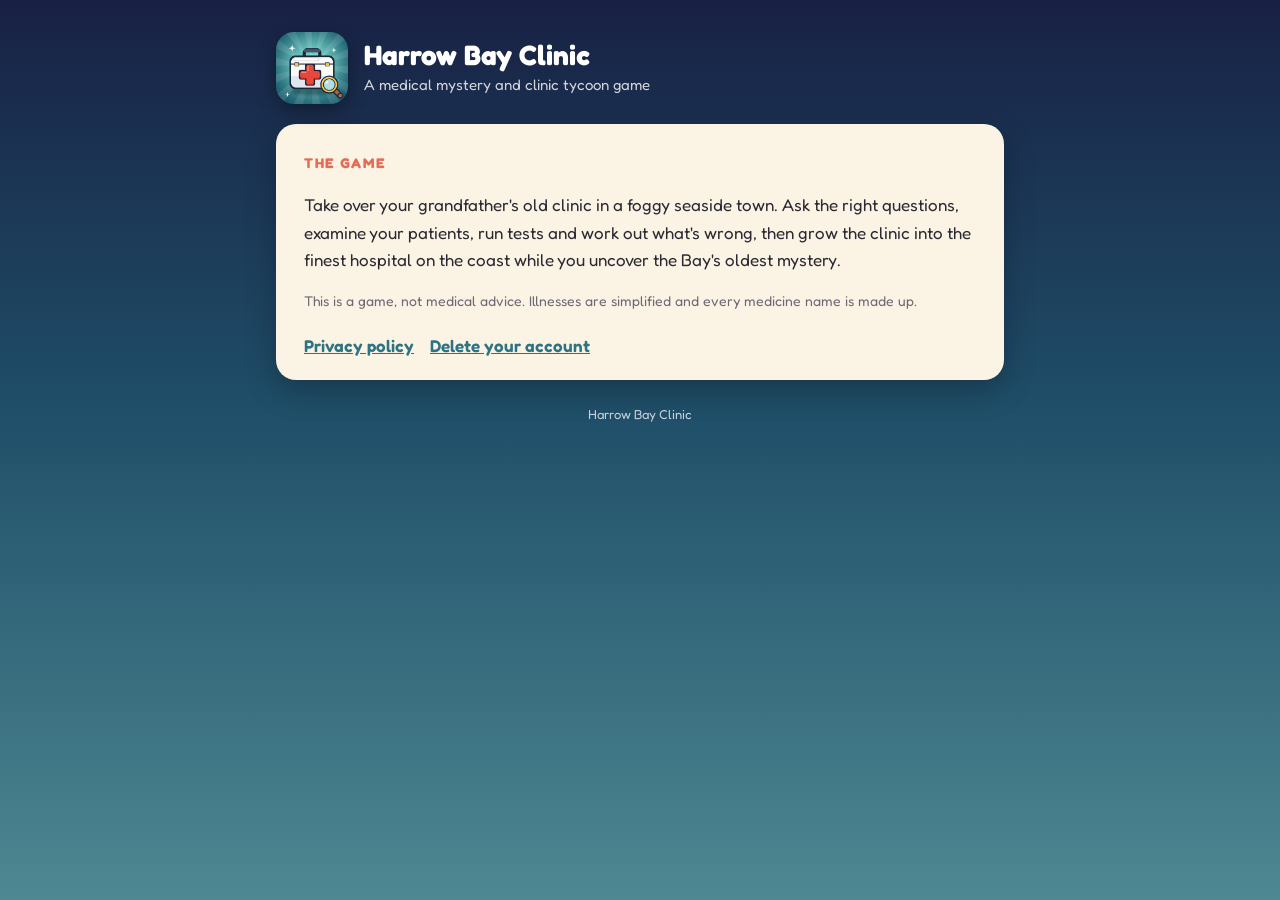
<file: index.html>
<!doctype html>
<html lang="en">
<head>
<meta charset="utf-8">
<meta name="viewport" content="width=device-width, initial-scale=1">
<title>Harrow Bay Clinic</title>
<link rel="icon" href="icon.png">
<link rel="preconnect" href="https://fonts.googleapis.com">
<link href="https://fonts.googleapis.com/css2?family=Fredoka:wght@400;600&display=swap" rel="stylesheet">
<link rel="stylesheet" href="style.css">
</head>
<body>
<main>
  <header>
    <img src="icon.png" alt="Harrow Bay Clinic app icon">
    <div><h1>Harrow Bay Clinic</h1><p>A medical mystery and clinic tycoon game</p></div>
  </header>
  <div class="card">
    <h2>The game</h2>
    <p>Take over your grandfather's old clinic in a foggy seaside town. Ask the right questions, examine your
      patients, run tests and work out what's wrong, then grow the clinic into the finest hospital on the coast
      while you uncover the Bay's oldest mystery.</p>
    <p class="muted">This is a game, not medical advice. Illnesses are simplified and every medicine name is made up.</p>
    <div class="links">
      <a href="privacy_policy.html">Privacy policy</a>
      <a href="privacy_policy.html#delete">Delete your account</a>
    </div>
  </div>
  <footer>Harrow Bay Clinic</footer>
</main>
</body>
</html>
</file>
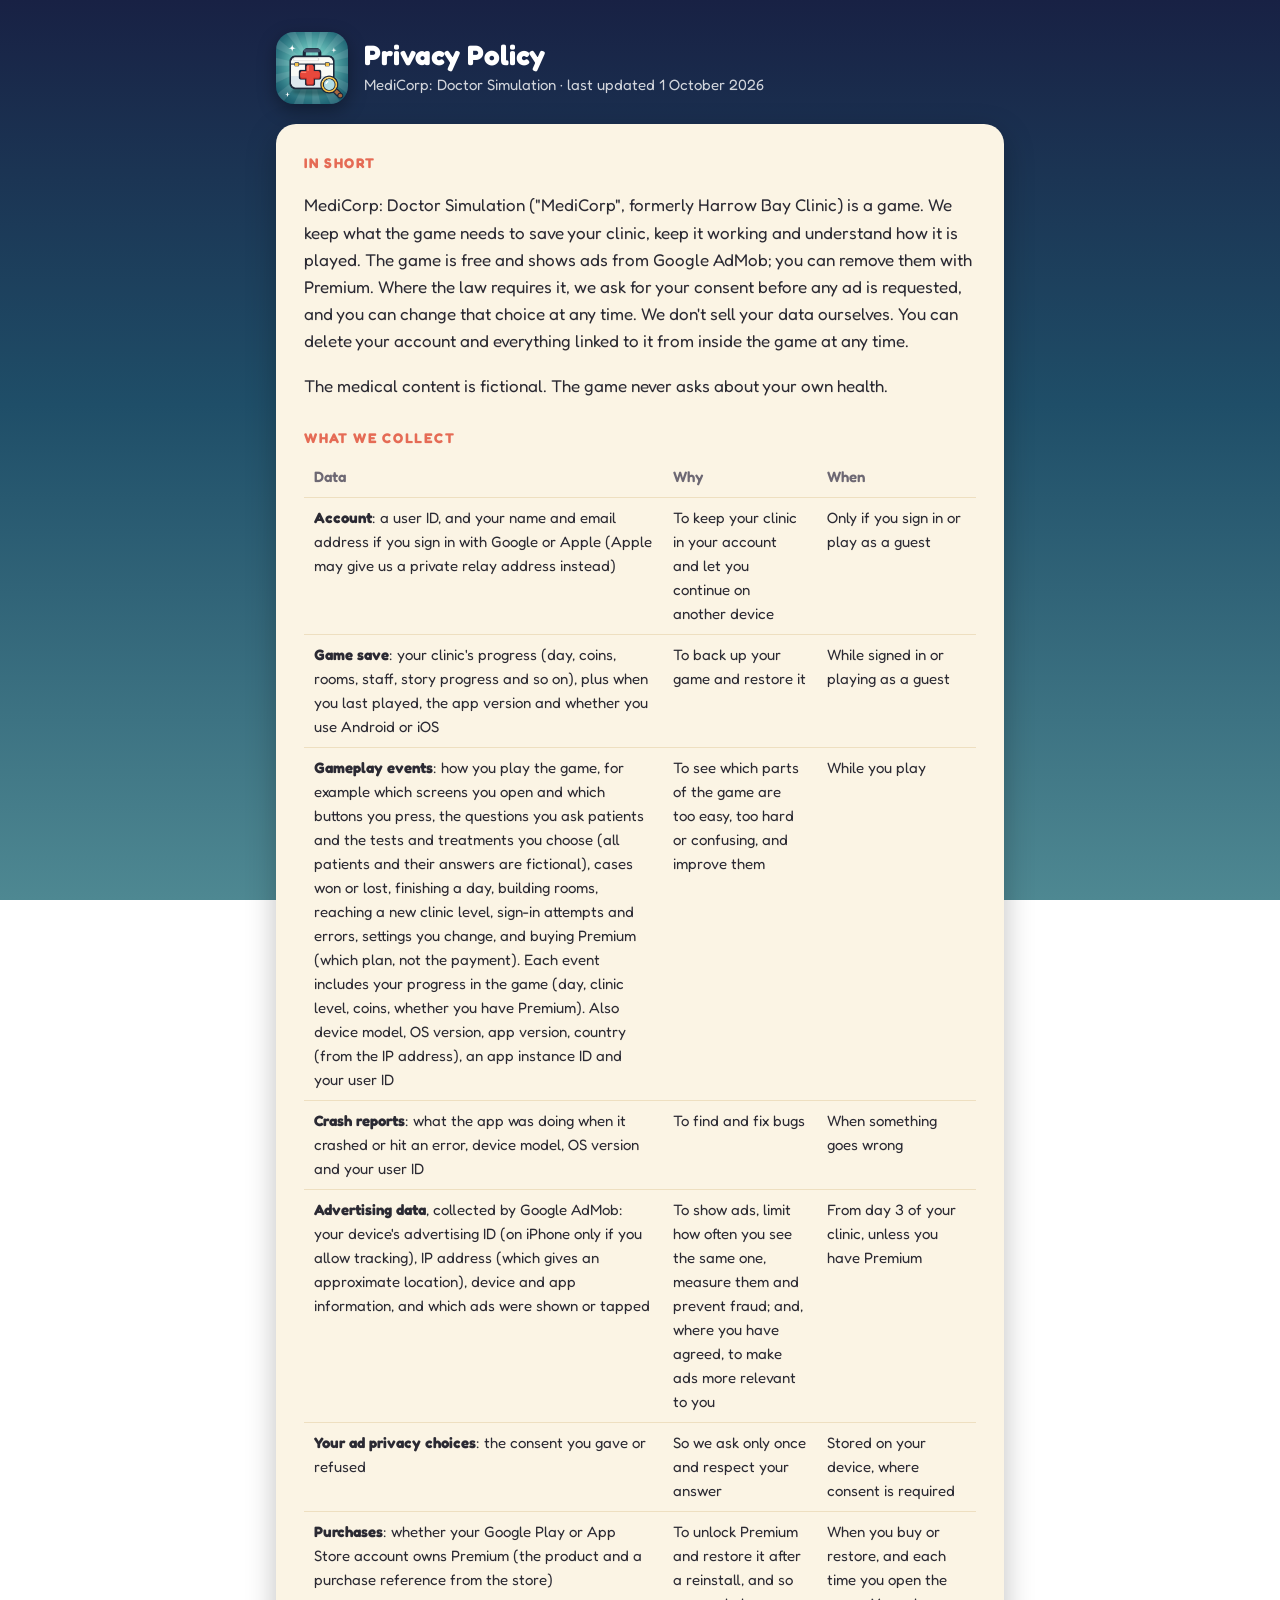
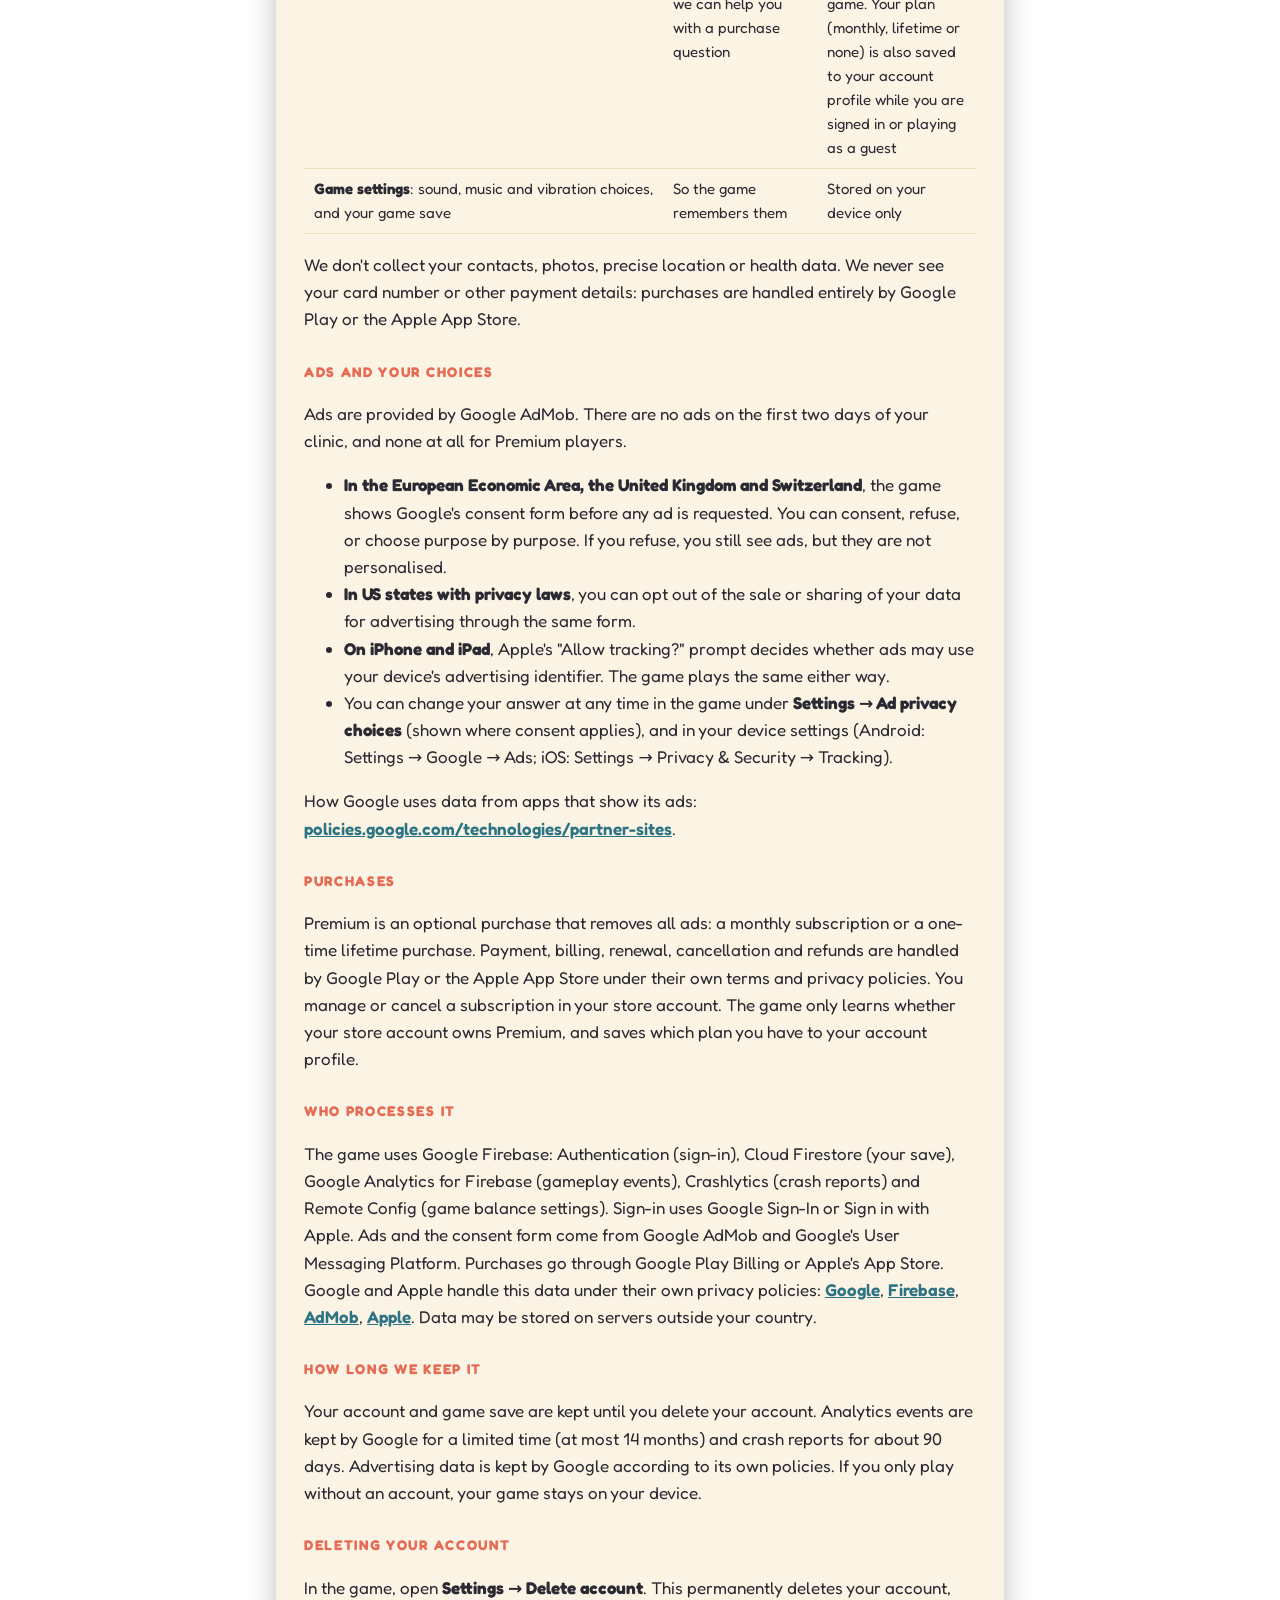
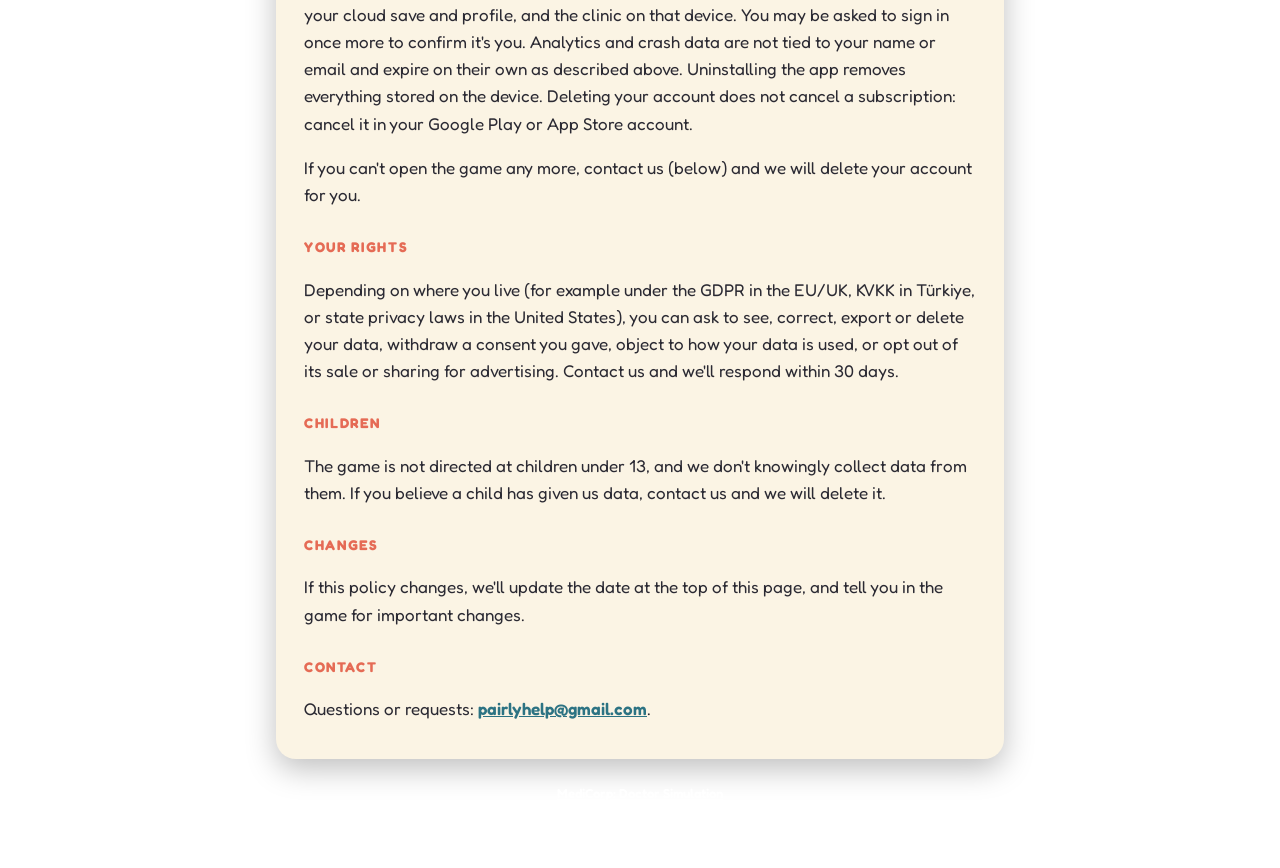
<file: privacy_policy.html>
<!doctype html>
<html lang="en">
<head>
<meta charset="utf-8">
<meta name="viewport" content="width=device-width, initial-scale=1">
<title>Privacy Policy · MediCorp: Doctor Simulation</title>
<link rel="icon" href="icon.png">
<link rel="preconnect" href="https://fonts.googleapis.com">
<link href="https://fonts.googleapis.com/css2?family=Fredoka:wght@400;600&display=swap" rel="stylesheet">
<link rel="stylesheet" href="style.css">
</head>
<body>
<main>
  <header>
    <img src="icon.png" alt="MediCorp: Doctor Simulation app icon">
    <div><h1>Privacy Policy</h1><p>MediCorp: Doctor Simulation · last updated 1 October 2026</p></div>
  </header>
  <div class="card">
    <h2>In short</h2>
    <p>MediCorp: Doctor Simulation ("MediCorp", formerly Harrow Bay Clinic) is a game. We keep what the game needs
      to save your clinic, keep it working and understand how it is played. The game is free and shows ads from
      Google AdMob; you can remove them with Premium. Where the law requires it, we ask for your consent before any
      ad is requested, and you can change that choice at any time. We don't sell your data ourselves. You can delete
      your account and everything linked to it from inside the game at any time.</p>
    <p>The medical content is fictional. The game never asks about your own health.</p>

    <h2>What we collect</h2>
    <table>
      <thead><tr><th>Data</th><th>Why</th><th>When</th></tr></thead>
      <tbody>
        <tr><td><b>Account</b>: a user ID, and your name and email address if you sign in with Google or Apple
          (Apple may give us a private relay address instead)</td>
          <td>To keep your clinic in your account and let you continue on another device</td>
          <td>Only if you sign in or play as a guest</td></tr>
        <tr><td><b>Game save</b>: your clinic's progress (day, coins, rooms, staff, story progress and so on), plus
          when you last played, the app version and whether you use Android or iOS</td>
          <td>To back up your game and restore it</td>
          <td>While signed in or playing as a guest</td></tr>
        <tr><td><b>Gameplay events</b>: how you play the game, for example which screens you open and which buttons
          you press, the questions you ask patients and the tests and treatments you choose (all patients and their
          answers are fictional), cases won or lost, finishing a day, building rooms, reaching a new clinic level,
          sign-in attempts and errors, settings you change, and buying Premium (which plan, not the payment). Each
          event includes your progress in the game (day, clinic level, coins, whether you have Premium). Also device
          model, OS version, app version, country (from the IP address), an app instance ID and your user ID</td>
          <td>To see which parts of the game are too easy, too hard or confusing, and improve them</td>
          <td>While you play</td></tr>
        <tr><td><b>Crash reports</b>: what the app was doing when it crashed or hit an error, device model, OS
          version and your user ID</td>
          <td>To find and fix bugs</td>
          <td>When something goes wrong</td></tr>
        <tr><td><b>Advertising data</b>, collected by Google AdMob: your device's advertising ID (on iPhone only if
          you allow tracking), IP address (which gives an approximate location), device and app information, and
          which ads were shown or tapped</td>
          <td>To show ads, limit how often you see the same one, measure them and prevent fraud; and, where you
            have agreed, to make ads more relevant to you</td>
          <td>From day 3 of your clinic, unless you have Premium</td></tr>
        <tr><td><b>Your ad privacy choices</b>: the consent you gave or refused</td>
          <td>So we ask only once and respect your answer</td>
          <td>Stored on your device, where consent is required</td></tr>
        <tr><td><b>Purchases</b>: whether your Google Play or App Store account owns Premium (the product and a
          purchase reference from the store)</td>
          <td>To unlock Premium and restore it after a reinstall, and so we can help you with a purchase question</td>
          <td>When you buy or restore, and each time you open the game. Your plan (monthly, lifetime or none) is also
            saved to your account profile while you are signed in or playing as a guest</td></tr>
        <tr><td><b>Game settings</b>: sound, music and vibration choices, and your game save</td>
          <td>So the game remembers them</td>
          <td>Stored on your device only</td></tr>
      </tbody>
    </table>
    <p>We don't collect your contacts, photos, precise location or health data. We never see your card number or
      other payment details: purchases are handled entirely by Google Play or the Apple App Store.</p>

    <h2>Ads and your choices</h2>
    <p>Ads are provided by Google AdMob. There are no ads on the first two days of your clinic, and none at all for
      Premium players.</p>
    <ul>
      <li><b>In the European Economic Area, the United Kingdom and Switzerland</b>, the game shows Google's consent
        form before any ad is requested. You can consent, refuse, or choose purpose by purpose. If you refuse, you
        still see ads, but they are not personalised.</li>
      <li><b>In US states with privacy laws</b>, you can opt out of the sale or sharing of your data for advertising
        through the same form.</li>
      <li><b>On iPhone and iPad</b>, Apple's "Allow tracking?" prompt decides whether ads may use your device's
        advertising identifier. The game plays the same either way.</li>
      <li>You can change your answer at any time in the game under <b>Settings → Ad privacy choices</b> (shown where
        consent applies), and in your device settings (Android: Settings → Google → Ads; iOS: Settings → Privacy
        &amp; Security → Tracking).</li>
    </ul>
    <p>How Google uses data from apps that show its ads:
      <a href="https://policies.google.com/technologies/partner-sites">policies.google.com/technologies/partner-sites</a>.</p>

    <h2>Purchases</h2>
    <p>Premium is an optional purchase that removes all ads: a monthly subscription or a one-time lifetime purchase.
      Payment, billing, renewal, cancellation and refunds are handled by Google Play or the Apple App Store under
      their own terms and privacy policies. You manage or cancel a subscription in your store account. The game only
      learns whether your store account owns Premium, and saves which plan you have to your account profile.</p>

    <h2>Who processes it</h2>
    <p>The game uses Google Firebase: Authentication (sign-in), Cloud Firestore (your save), Google Analytics for
      Firebase (gameplay events), Crashlytics (crash reports) and Remote Config (game balance settings). Sign-in
      uses Google Sign-In or Sign in with Apple. Ads and the consent form come from Google AdMob and Google's User
      Messaging Platform. Purchases go through Google Play Billing or Apple's App Store. Google and Apple handle this
      data under their own privacy policies:
      <a href="https://policies.google.com/privacy">Google</a>,
      <a href="https://firebase.google.com/support/privacy">Firebase</a>,
      <a href="https://support.google.com/admob/answer/6128543">AdMob</a>,
      <a href="https://www.apple.com/legal/privacy/">Apple</a>. Data may be stored on servers outside your country.</p>

    <h2>How long we keep it</h2>
    <p>Your account and game save are kept until you delete your account. Analytics events are kept by Google for a
      limited time (at most 14 months) and crash reports for about 90 days. Advertising data is kept by Google
      according to its own policies. If you only play without an account, your game stays on your device.</p>

    <h2 id="delete">Deleting your account</h2>
    <p>In the game, open <b>Settings → Delete account</b>. This permanently deletes your account, your cloud save
      and profile, and the clinic on that device. You may be asked to sign in once more to confirm it's you.
      Analytics and crash data are not tied to your name or email and expire on their own as described above.
      Uninstalling the app removes everything stored on the device. Deleting your account does not cancel a
      subscription: cancel it in your Google Play or App Store account.</p>
    <p>If you can't open the game any more, contact us (below) and we will delete your account for you.</p>

    <h2>Your rights</h2>
    <p>Depending on where you live (for example under the GDPR in the EU/UK, KVKK in Türkiye, or state privacy laws
      in the United States), you can ask to see, correct, export or delete your data, withdraw a consent you gave,
      object to how your data is used, or opt out of its sale or sharing for advertising. Contact us and we'll
      respond within 30 days.</p>

    <h2>Children</h2>
    <p>The game is not directed at children under 13, and we don't knowingly collect data from them. If you believe
      a child has given us data, contact us and we will delete it.</p>

    <h2>Changes</h2>
    <p>If this policy changes, we'll update the date at the top of this page, and tell you in the game for
      important changes.</p>

    <h2>Contact</h2>
    <p>Questions or requests: <a href="mailto:pairlyhelp@gmail.com">pairlyhelp@gmail.com</a>.</p>
  </div>
  <footer><a href="index.html" style="color:#fff">MediCorp: Doctor Simulation</a></footer>
</main>
</body>
</html>
</file>
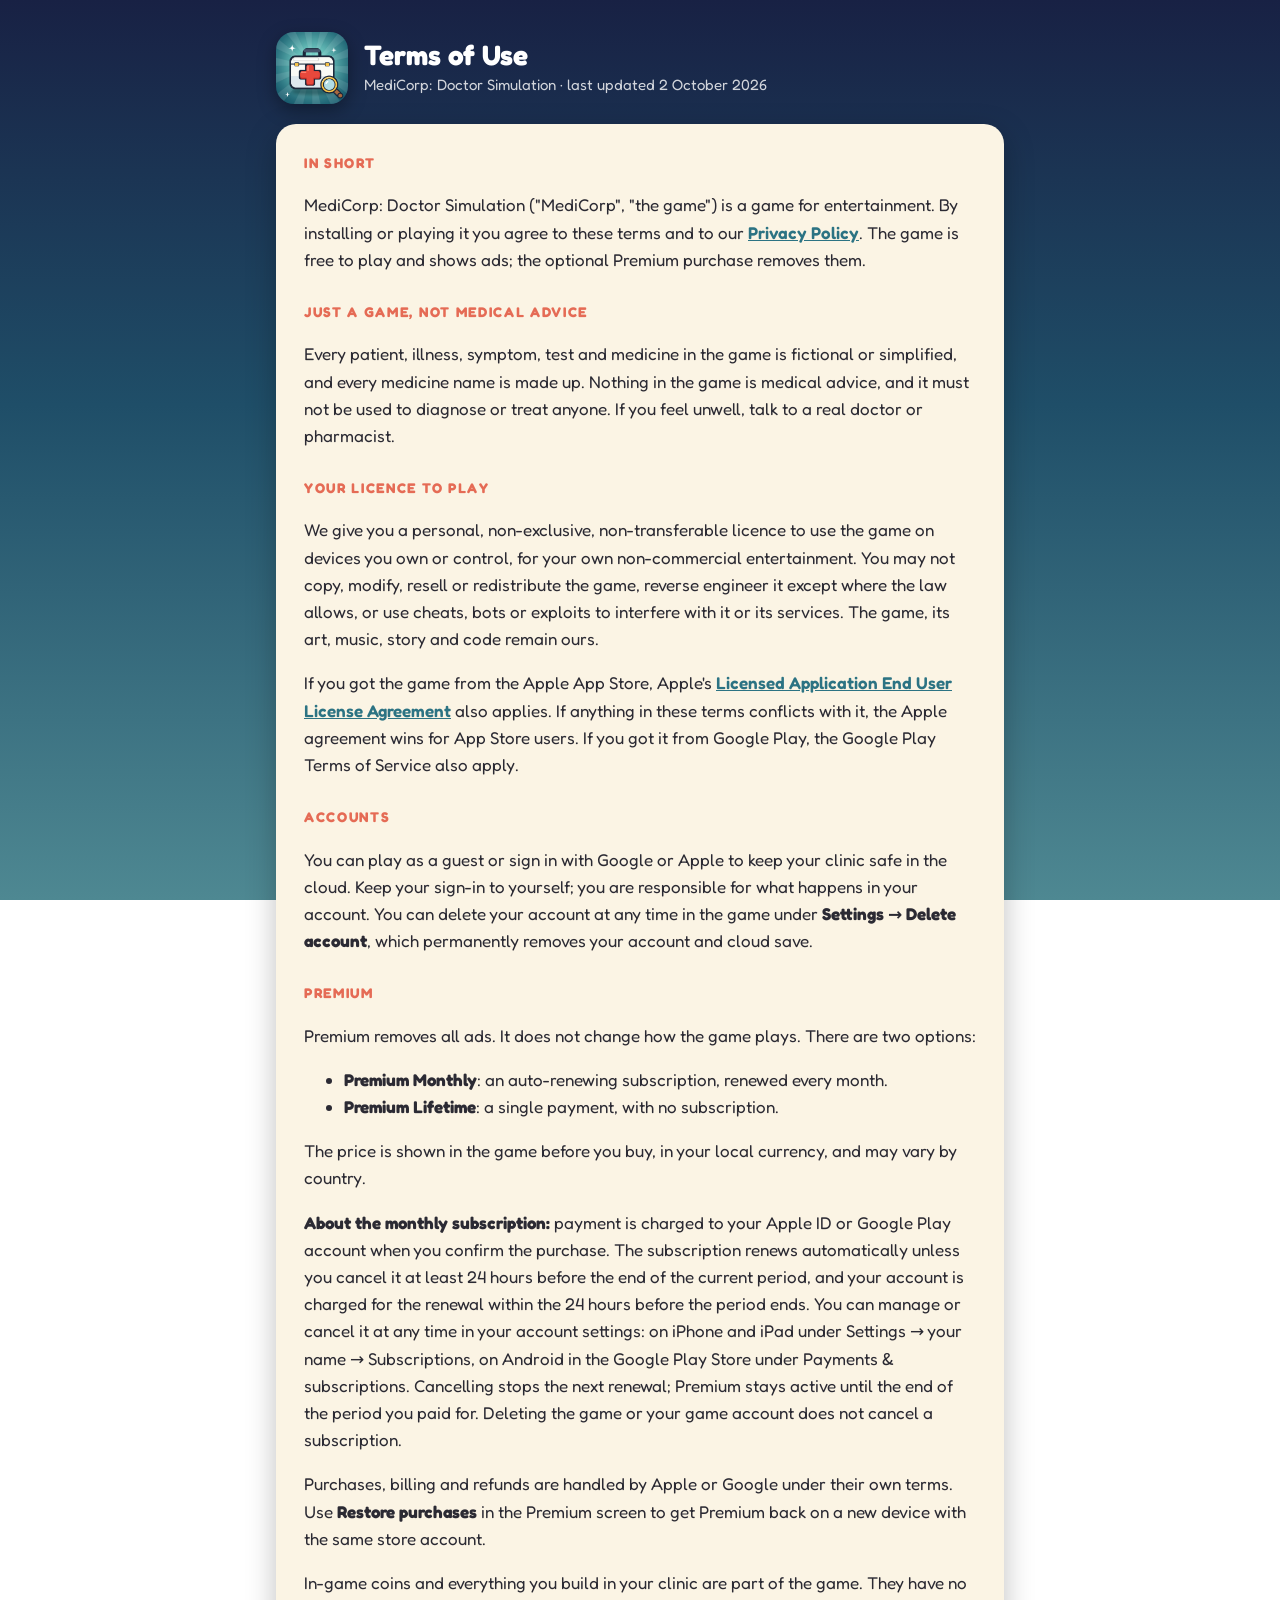
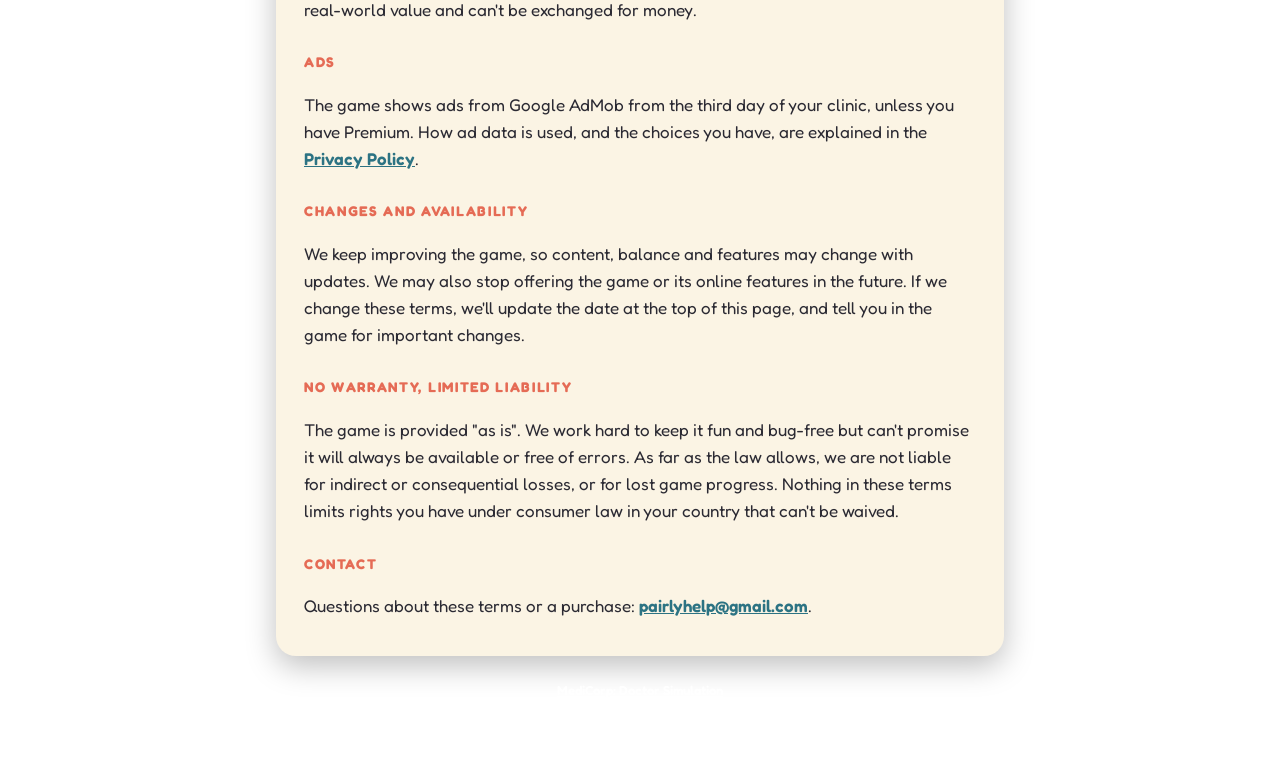
<file: terms_of_use.html>
<!doctype html>
<html lang="en">
<head>
<meta charset="utf-8">
<meta name="viewport" content="width=device-width, initial-scale=1">
<title>Terms of Use · MediCorp: Doctor Simulation</title>
<link rel="icon" href="icon.png">
<link rel="preconnect" href="https://fonts.googleapis.com">
<link href="https://fonts.googleapis.com/css2?family=Fredoka:wght@400;600&display=swap" rel="stylesheet">
<link rel="stylesheet" href="style.css">
</head>
<body>
<main>
  <header>
    <img src="icon.png" alt="MediCorp: Doctor Simulation app icon">
    <div><h1>Terms of Use</h1><p>MediCorp: Doctor Simulation · last updated 2 October 2026</p></div>
  </header>
  <div class="card">
    <h2>In short</h2>
    <p>MediCorp: Doctor Simulation ("MediCorp", "the game") is a game for entertainment. By installing or playing it
      you agree to these terms and to our <a href="privacy_policy.html">Privacy Policy</a>. The game is free to play
      and shows ads; the optional Premium purchase removes them.</p>

    <h2>Just a game, not medical advice</h2>
    <p>Every patient, illness, symptom, test and medicine in the game is fictional or simplified, and every medicine
      name is made up. Nothing in the game is medical advice, and it must not be used to diagnose or treat anyone.
      If you feel unwell, talk to a real doctor or pharmacist.</p>

    <h2>Your licence to play</h2>
    <p>We give you a personal, non-exclusive, non-transferable licence to use the game on devices you own or control,
      for your own non-commercial entertainment. You may not copy, modify, resell or redistribute the game, reverse
      engineer it except where the law allows, or use cheats, bots or exploits to interfere with it or its services.
      The game, its art, music, story and code remain ours.</p>
    <p>If you got the game from the Apple App Store, Apple's
      <a href="https://www.apple.com/legal/internet-services/itunes/dev/stdeula/">Licensed Application End User
      License Agreement</a> also applies. If anything in these terms conflicts with it, the Apple agreement wins for
      App Store users. If you got it from Google Play, the Google Play Terms of Service also apply.</p>

    <h2>Accounts</h2>
    <p>You can play as a guest or sign in with Google or Apple to keep your clinic safe in the cloud. Keep your
      sign-in to yourself; you are responsible for what happens in your account. You can delete your account at any
      time in the game under <b>Settings → Delete account</b>, which permanently removes your account and cloud save.</p>

    <h2>Premium</h2>
    <p>Premium removes all ads. It does not change how the game plays. There are two options:</p>
    <ul>
      <li><b>Premium Monthly</b>: an auto-renewing subscription, renewed every month.</li>
      <li><b>Premium Lifetime</b>: a single payment, with no subscription.</li>
    </ul>
    <p>The price is shown in the game before you buy, in your local currency, and may vary by country.</p>
    <p><b>About the monthly subscription:</b> payment is charged to your Apple ID or Google Play account when you
      confirm the purchase. The subscription renews automatically unless you cancel it at least 24 hours before the
      end of the current period, and your account is charged for the renewal within the 24 hours before the period
      ends. You can manage or cancel it at any time in your account settings: on iPhone and iPad under Settings →
      your name → Subscriptions, on Android in the Google Play Store under Payments &amp; subscriptions. Cancelling
      stops the next renewal; Premium stays active until the end of the period you paid for. Deleting the game or
      your game account does not cancel a subscription.</p>
    <p>Purchases, billing and refunds are handled by Apple or Google under their own terms. Use <b>Restore
      purchases</b> in the Premium screen to get Premium back on a new device with the same store account.</p>
    <p>In-game coins and everything you build in your clinic are part of the game. They have no real-world value and
      can't be exchanged for money.</p>

    <h2>Ads</h2>
    <p>The game shows ads from Google AdMob from the third day of your clinic, unless you have Premium. How ad data is
      used, and the choices you have, are explained in the <a href="privacy_policy.html">Privacy Policy</a>.</p>

    <h2>Changes and availability</h2>
    <p>We keep improving the game, so content, balance and features may change with updates. We may also stop
      offering the game or its online features in the future. If we change these terms, we'll update the date at the
      top of this page, and tell you in the game for important changes.</p>

    <h2>No warranty, limited liability</h2>
    <p>The game is provided "as is". We work hard to keep it fun and bug-free but can't promise it will always be
      available or free of errors. As far as the law allows, we are not liable for indirect or consequential losses,
      or for lost game progress. Nothing in these terms limits rights you have under consumer law in your country
      that can't be waived.</p>

    <h2>Contact</h2>
    <p>Questions about these terms or a purchase:
      <a href="mailto:pairlyhelp@gmail.com">pairlyhelp@gmail.com</a>.</p>
  </div>
  <footer><a href="index.html" style="color:#fff">MediCorp: Doctor Simulation</a></footer>
</main>
</body>
</html>
</file>
<file: style.css>
:root { --sea-deep:#17414F; --sea:#2C7383; --paper:#FBF4E4; --paper-dark:#EEDFC0; --ink:#2B2A33; --ink-soft:#6D6873; --coral:#E56B55; --gold:#F4BC4C; }
* { box-sizing: border-box; }
body { margin: 0; background: linear-gradient(180deg, #182144 0%, #1F4E68 45%, #4E8892 100%) fixed; color: var(--ink);
  font: 17px/1.6 "Fredoka", system-ui, -apple-system, "Segoe UI", sans-serif; }
main { max-width: 760px; margin: 0 auto; padding: 32px 16px 64px; }
header { display: flex; align-items: center; gap: 16px; color: #fff; margin-bottom: 20px; }
header img { width: 72px; height: 72px; border-radius: 18px; box-shadow: 0 6px 18px rgba(0,0,0,.35); }
header h1 { margin: 0; font-size: 28px; line-height: 1.15; }
header p { margin: 2px 0 0; opacity: .8; font-size: 15px; }
.card { background: var(--paper); border-radius: 20px; padding: 28px 28px 20px; box-shadow: 0 10px 30px rgba(0,0,0,.25); }
h2 { color: var(--coral); font-size: 14px; letter-spacing: .12em; text-transform: uppercase; margin: 28px 0 6px; }
h2:first-child { margin-top: 0; }
table { width: 100%; border-collapse: collapse; font-size: 15px; margin: 8px 0; }
th, td { text-align: left; vertical-align: top; padding: 8px 10px; border-bottom: 1px solid var(--paper-dark); }
th { color: var(--ink-soft); font-weight: 600; }
a { color: var(--sea); font-weight: 600; }
.muted { color: var(--ink-soft); font-size: 14px; }
.links a { display: inline-block; margin: 6px 12px 0 0; }
footer { color: rgba(255,255,255,.75); text-align: center; font-size: 13px; margin-top: 24px; }
@media (max-width: 520px) { .card { padding: 20px 16px 12px; } table, thead, tbody, tr, th, td { font-size: 14px; } }
</file>
